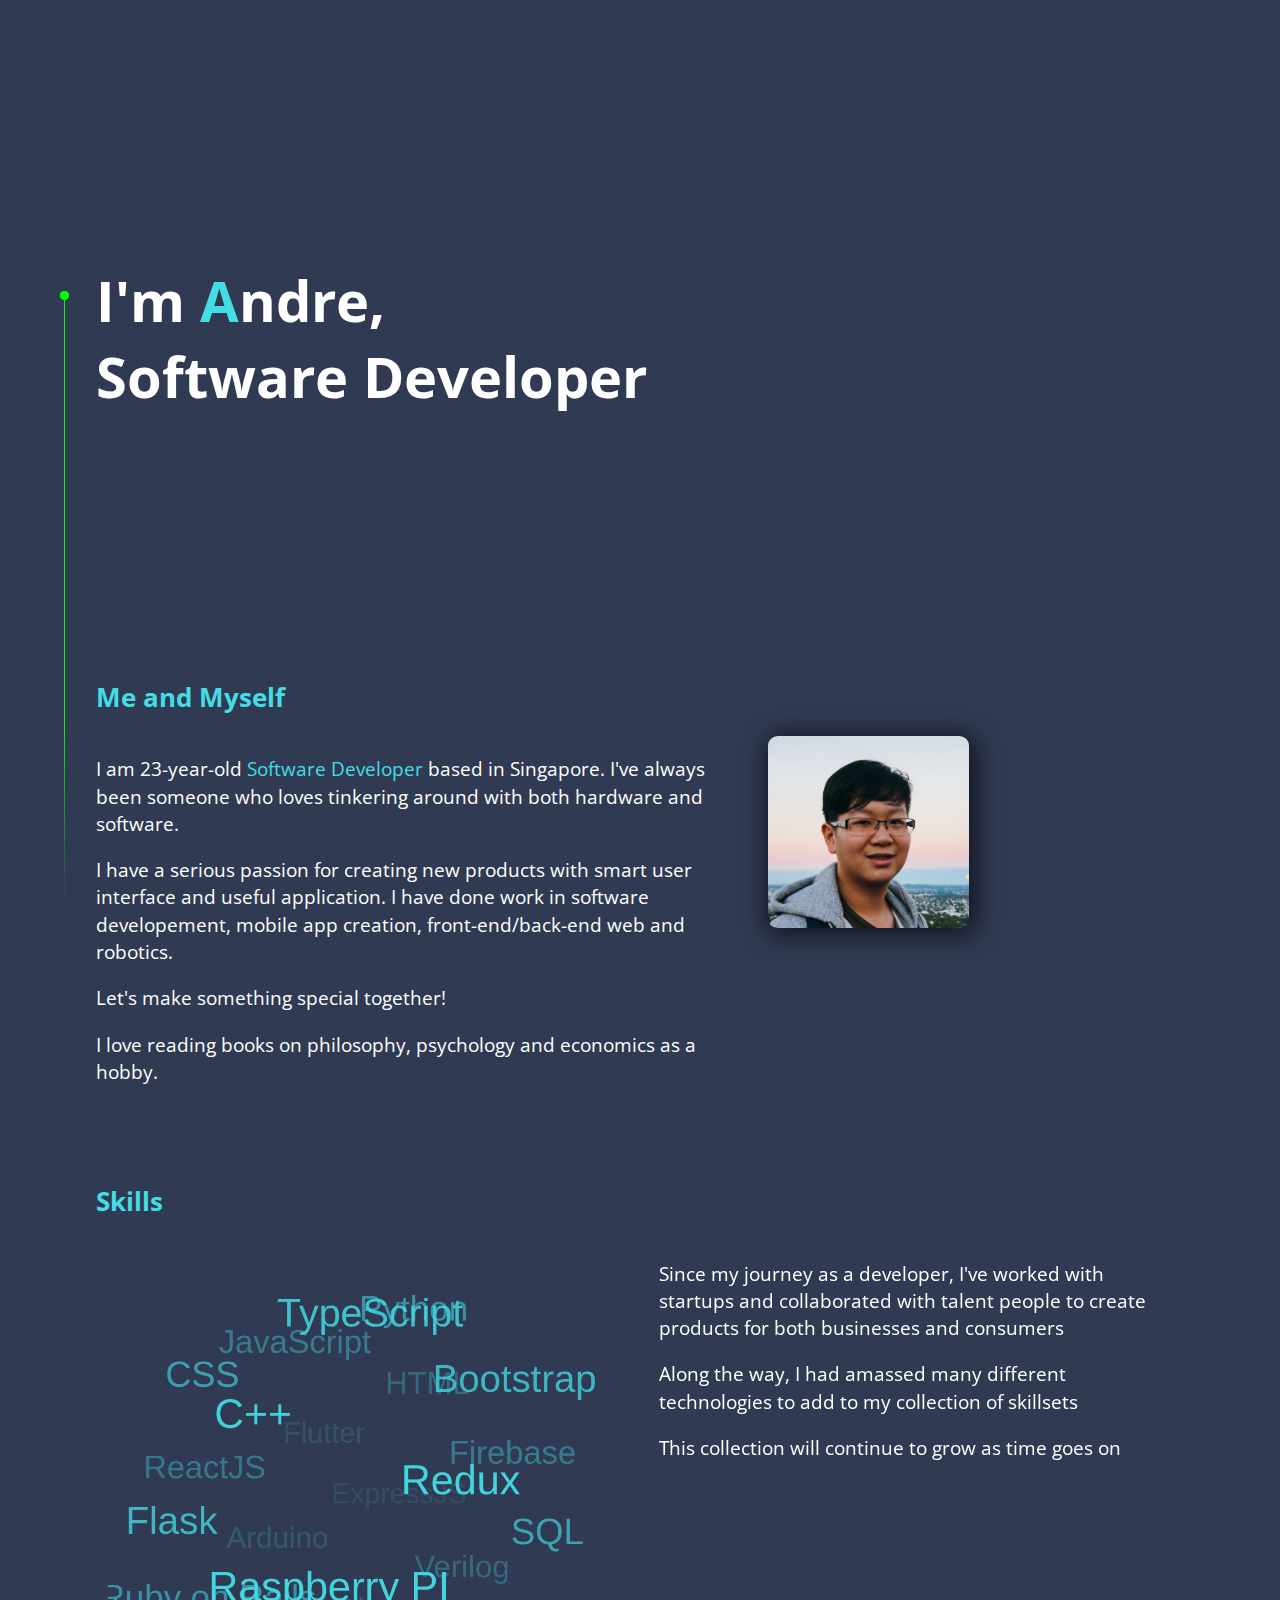
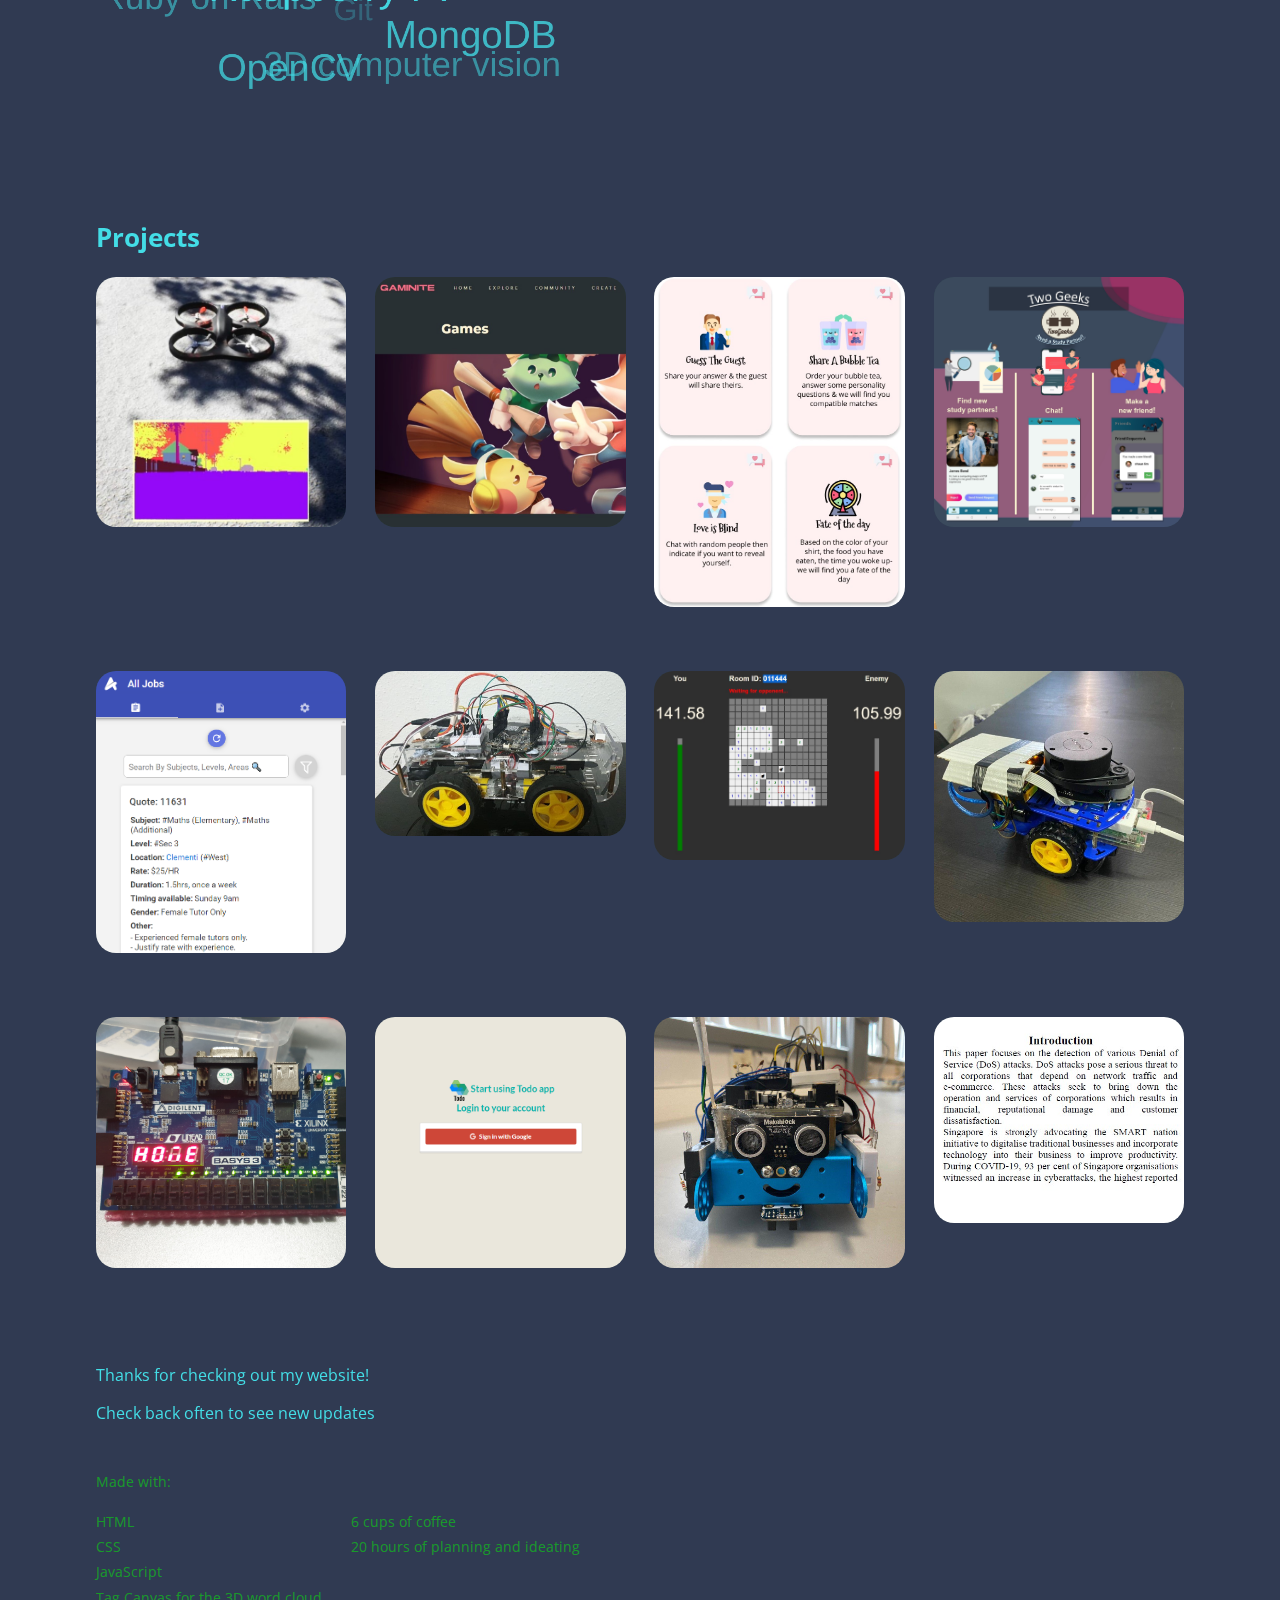
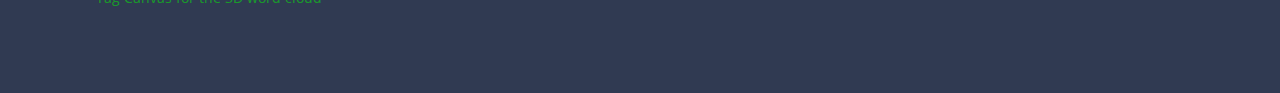
<file: index.html>
<!DOCTYPE html>
<html lang="en">
<head>
  <meta charset="UTF-8">
  <meta http-equiv="X-UA-Compatible" content="IE=edge">
  <meta name="viewport" content="width=device-width, initial-scale=1.0">
  <meta property="og:url" content="https://andrewongzh.github.io/" />
  <meta property="og:title" content="My personal portfolio" />
  <meta property="og:description" content="A page about me, my work and personal projects" />
  <meta property='og:image' content='https://github.com/AndreWongZH/AndreWongZH.github.io/blob/main/assets/preview.jpg' >
  <link rel="stylesheet" href="./css/style.css">
  <link rel="stylesheet" href="./css/greenlight.css">
  <title>Andre Wong</title>
  <link rel="shortcut icon" href="./assets/favicon.ico" type="image/x-icon">
</head>
<body>
  <div class="main-portfolio">
    <div>
      <div class="pastspine" style="opacity: 1; transform: matrix(1, 0, 0, 1, 0, 0); visibility: hidden;"></div>
      <div class="spine" style="opacity: 1; transform: matrix(1, 0, 0, 1, 0, 0);"></div>
      <div class="spine-target">
        <div class="circle" style="visibility: inherit; opacity: 1; transform: matrix(1, 0, 0, 1, 0, 0); background-color: #00FF00;"></div>
      </div>
    </div>
    <section>
      <div class="header-container">
        <p class="header-one">
          <span class="letter-animate">H</span>
          <span class="letter-animate">i</span>
          <span class="letter-animate">,</span>
        </p>
        <p class="header-two">
          <span class="letter-animate">I</span>
          <span class="letter-animate">'</span>
          <span class="letter-animate">m</span>
          <span class="letter-animate">&nbsp;</span>
          <span class="letter-animate emphasize">A</span>
          <span class="letter-animate">n</span>
          <span class="letter-animate">d</span>
          <span class="letter-animate">r</span>
          <span class="letter-animate">e</span>
          <span class="letter-animate">,</span>
        </p>
        <p class="header-three">
          <span class="letter-animate">S</span>
          <span class="letter-animate">o</span>
          <span class="letter-animate">f</span>
          <span class="letter-animate">t</span>
          <span class="letter-animate">w</span>
          <span class="letter-animate">a</span>
          <span class="letter-animate">r</span>
          <span class="letter-animate">e</span>
          <span class="letter-animate">&nbsp;</span>
          <span class="letter-animate">D</span>
          <span class="letter-animate">e</span>
          <span class="letter-animate">v</span>
          <span class="letter-animate">e</span>
          <span class="letter-animate">l</span>
          <span class="letter-animate">o</span>
          <span class="letter-animate">p</span>
          <span class="letter-animate">e</span>
          <span class="letter-animate">r</span>
        </p>
      </div>
    </section>
    <!-- about me -->
    <section>
      <div class="section-margin">
        <h2>Me and Myself</h2>
        <div class="row row-reverse">
          <div class="image-container">
            <img src="./assets/profile_img.jpg" alt="" class="profile-img">
          </div>
          <div class="about-text text-size">
            <p>
              I am 23-year-old <span class="emphasize">Software Developer</span> based in Singapore.
              I've always been someone who loves tinkering around with both hardware and software.
            </p>
            <p>
              I have a serious passion for creating new products with smart user interface and useful application.
              I have done work in software developement, mobile app creation, front-end/back-end web and robotics.
            </p>
            <p>Let's make something special together!</p>
            <p>
              I love reading books on philosophy, psychology and economics as a hobby.
            </p>
          </div>
        </div>
      </div>
    </section>

    <!-- Skills -->
    <section>
      <div class="section-margin">
        <h2>Skills</h2>
        <div class="row skill-container">
          <div class="col">
            <div id="myCanvasContainer">
              <canvas width="500" height="500" style="width: 100%; max-width: 500px; max-height: 500px;" id="myCanvas">
              </canvas>
            </div>
            <div id="tags" style="visibility: hidden;">
              <ul>
                <li><a>Python</a></li>
                <li><a>JavaScript</a></li>
                <li><a>TypeScript</a></li>
                <li><a>HTML</a></li>
                <li><a>CSS</a></li>
                <li><a>Bootstrap</a></li>
                <li><a>Flutter</a></li>
                <li><a>C++</a></li>
                <li><a>Firebase</a></li>
                <li><a>ReactJS</a></li>
                <li><a>Redux</a></li>
                <li><a>ExpressJS</a></li>
                <li><a>Flask</a></li>
                <li><a>SQL</a></li>
                <li><a>Arduino</a></li>
                <li><a>Raspberry PI</a></li>
                <li><a>Verilog</a></li>
                <li><a>Ruby on Rails</a></li>
                <li><a>MongoDB</a></li>
                <li><a>Git</a></li>
                <li><a>OpenCV</a></li>
                <li><a>3D computer vision</a></li>
              </ul>
            </div>
          </div>
          <div class="text-size col">
            <p>Since my journey as a developer, I've worked with startups and collaborated with talent people to create products for both businesses and consumers</p>
            <p>Along the way, I had amassed many different technologies to add to my collection of skillsets</p>
            <p>This collection will continue to grow as time goes on</p>
          </div>
        </div>
      </div>
    </section>

    <!-- portfolio -->
    <section>
      <div class="section-margin ">
        <h2>Projects</h2>
        <div class="project-container">
          <div class="card">
            <img src="./assets/irondrone/irondrone_tile.jpg" alt="" class="card-img" />
            <div class="card-text">
              <h3 class="card-title">Iron Drone</h3>
              <p class="card-body">Creating a frontend user interface and experimentation with Airsim</p>
            </div>
          </div>
          <div class="card">
            <img src="./assets/gaminite/home_square.jpg" alt="" class="card-img" />
            <div class="card-text">
              <h3 class="card-title">Gaminite</h3>
              <p class="card-body">A web application for developers to showcase their own games.</p>
            </div>
          </div>
          <div class="card">
            <img src="./assets/cander/cander2.jpg" alt="" class="card-img" />
            <div class="card-text">
              <h3 class="card-title">Cander.io</h3>
              <p class="card-body">Play games to meet your date!</p>
            </div>
          </div>
          <div class="card">
            <img src="./assets/orbital/orbital_square.jpg" alt="" class="card-img" />
            <div class="card-text">
              <h3 class="card-title">Two Geeks</h3>
              <p class="card-body">A mobile application to connect students who wants to study together!</p>
            </div>
          </div>
          <div class="card">
            <img src="./assets/astar/astar_tile.png" alt="" class="card-img" />
            <div class="card-text">
              <h3 class="card-title">Astar Tutors</h3>
              <p class="card-body">A responsive web application for connecting tutors and tutees</p>
            </div>
          </div>
          <div class="card">
            <img src="./assets/rtosfinal/2271.jpg" alt="" class="card-img" />
            <div class="card-text">
              <h3 class="card-title">RTOS final project</h3>
              <p class="card-body">A RC car powered by real time operating system controlled by android application</p>
            </div>
          </div>
          <div class="card">
            <img src="./assets/minesweeper/minesweeper.jpg" alt="" class="card-img" />
            <div class="card-text">
              <h3 class="card-title">Minesweeper Duels</h3>
              <p class="card-body">2 player game where each player takes turns to reveal a space in the Minesweeper board</p>
            </div>
          </div>
          <div class="card">
            <img src="./assets/cg1112/robot_square.jpg" alt="" class="card-img" />
            <div class="card-text">
              <h3 class="card-title">CG1112 final project</h3>
              <p class="card-body">A robot constructed to navigate and locate casulties</p>
            </div>
          </div>
          <div class="card">
            <img src="./assets/ee2026/nyancat_square.jpg" alt="" class="card-img" />
            <div class="card-text">
              <h3 class="card-title">EE2026 final project</h3>
              <p class="card-body">A visual and sound system on our FPGA board.</p>
            </div>
          </div>
          <div class="card">
            <img src="./assets/todo/todo_square.png" alt="" class="card-img" />
            <div class="card-text">
              <h3 class="card-title">CVWO Todo App</h3>
              <p class="card-body">A responsive web application for recording todo</p>
            </div>
          </div>
          <div class="card">
            <img src="./assets/cg1111/robot_square.jpg" alt="" class="card-img" />
            <div class="card-text">
              <h3 class="card-title">CG1111 Final Project</h3>
              <p class="card-body">A robot designed to solve the amazing MAZE challenge.</p>
            </div>
          </div>
          <div class="card">
            <img src="./assets/mlpaper/ml_tile.jpg" alt="" class="card-img" />
            <div class="card-text">
              <h3 class="card-title">Intruder Detection System</h3>
              <p class="card-body">Using neural network and decision tree classifier to detect denial of service attacks</p>
            </div>
          </div>
        </div>
      </div>
    </section>
    <!-- School -->
    <!-- <section>

    
    </section> -->

    <footer class="footer ">
      <div class="footer-end">
        <p>Thanks for checking out my website!</p>
        <p>Check back often to see new updates</p>
      </div>

      
      <div class="source">
        <p>Made with:</p>
        <div class="footer-layout row">
          <div class="col">
            <p>HTML</p>
            <p>CSS</p>
            <p>JavaScript</p>
            <p>Tag Canvas for the 3D word cloud</p>
          </div>
          <div class="col">
            <p>6 cups of coffee</p>
            <p>20 hours of planning and ideating</p>
          </div>
        </div>
      </div>
    </footer>
  </div>
  <script src="./assets/tagcanvas.min.js" type="text/javascript"></script>
  <script src="./main.js"></script>
</body>
</html>
</file>
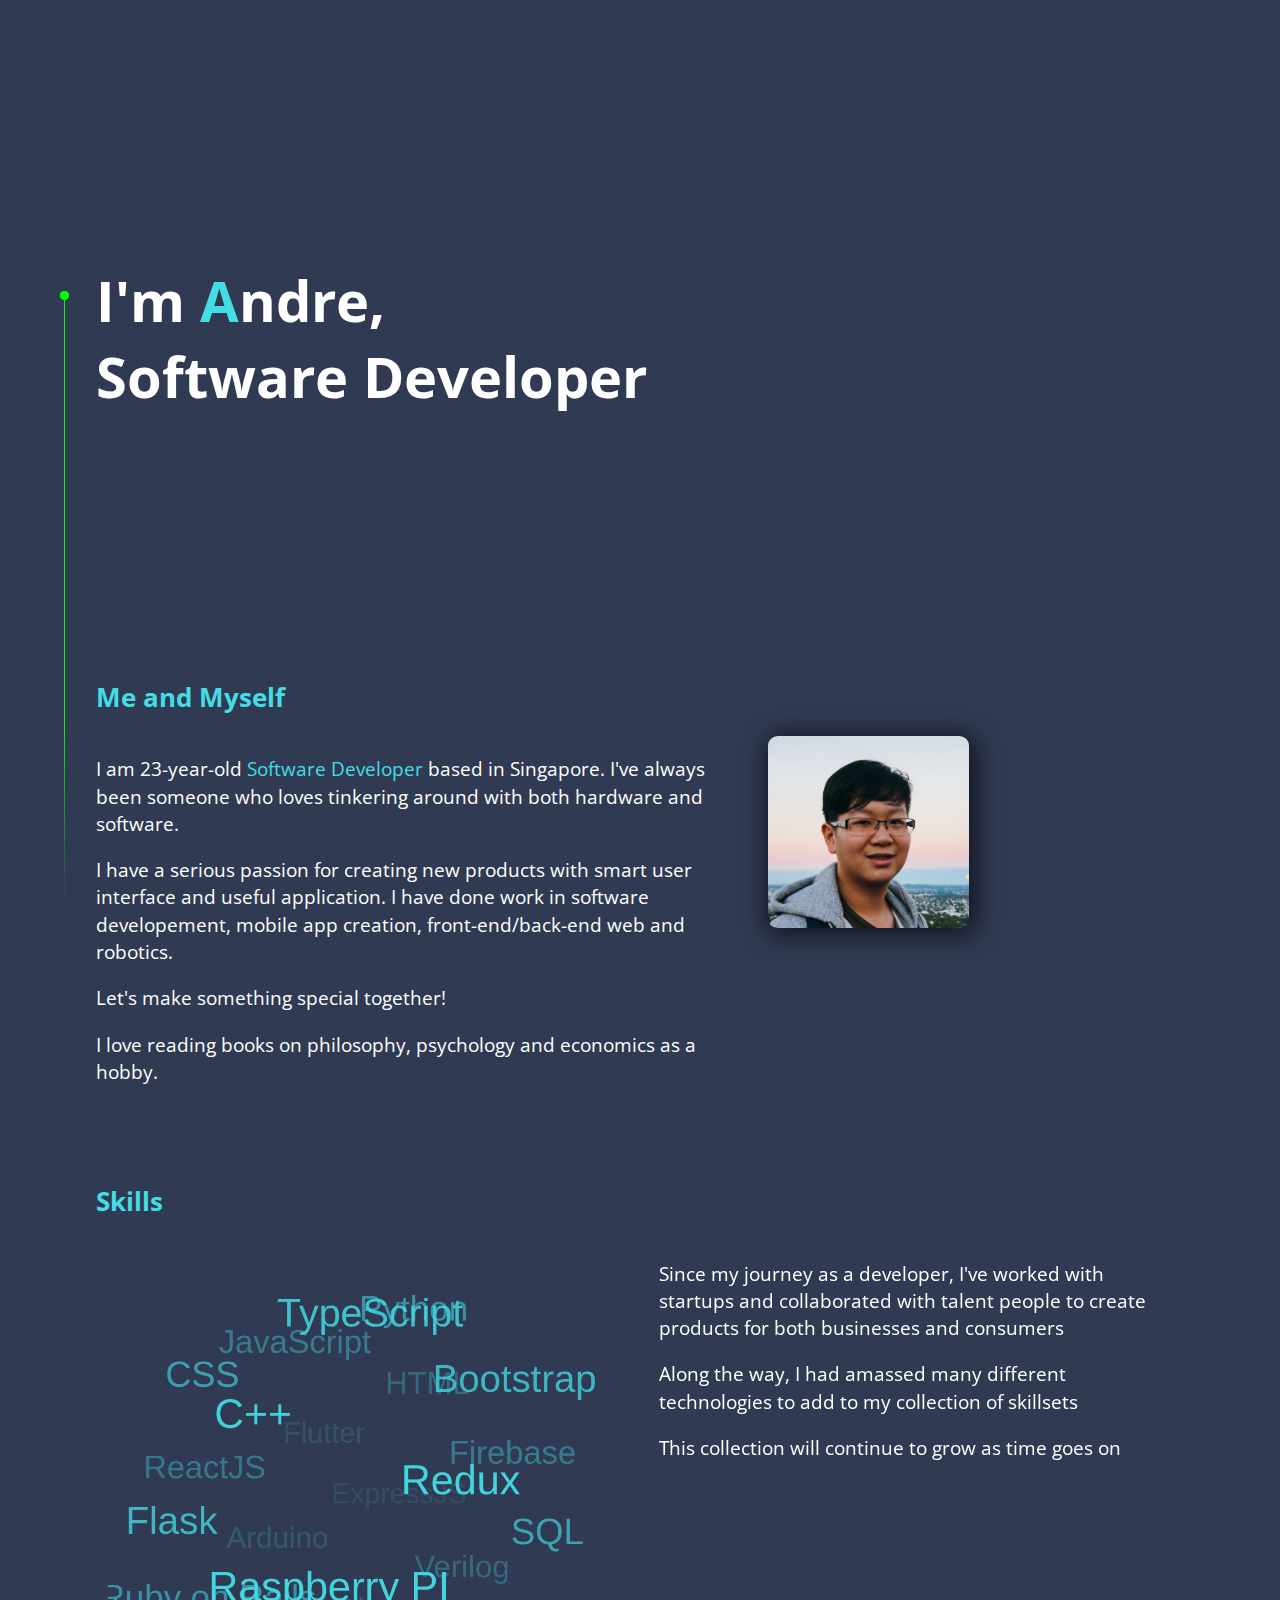
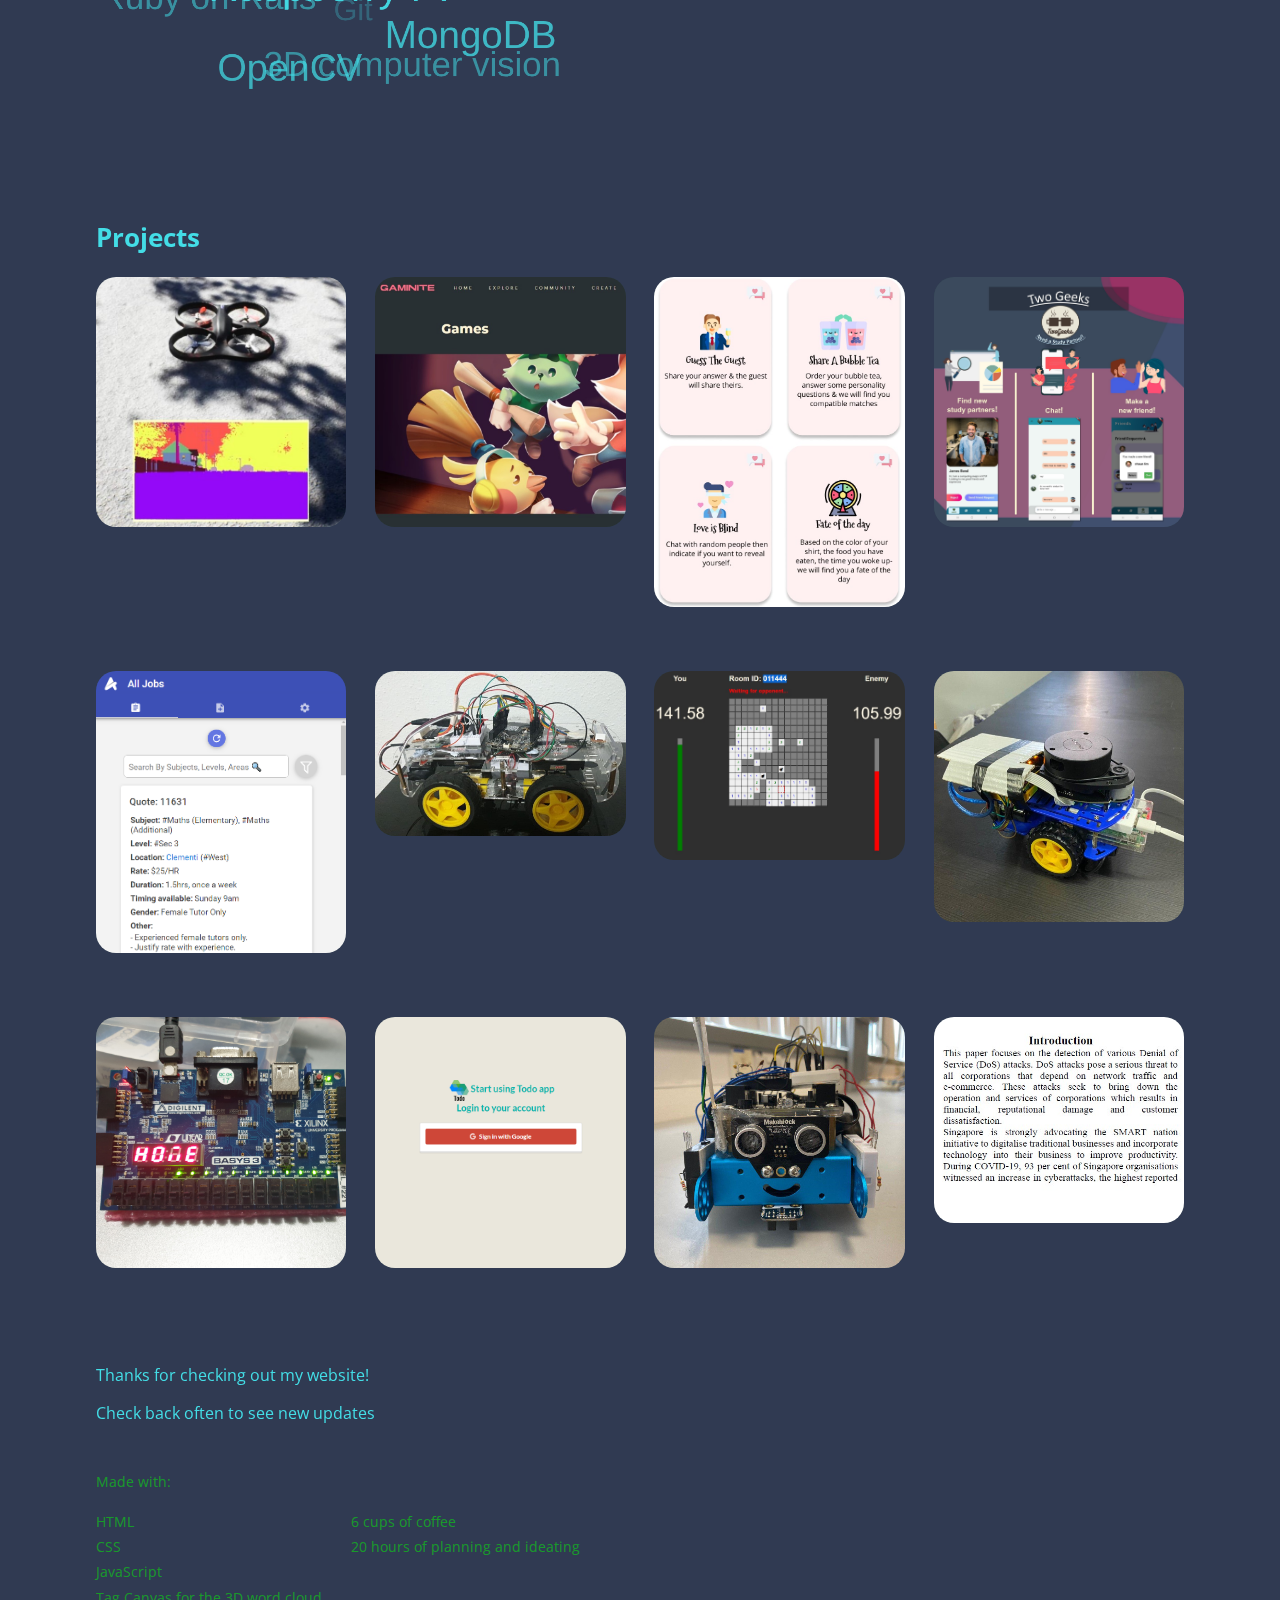
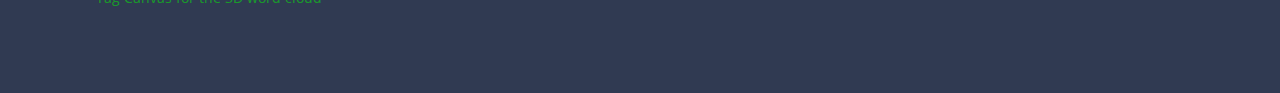
<file: main.html>
<!DOCTYPE html>
<html lang="en">
<head>
  <meta charset="UTF-8">
  <meta http-equiv="X-UA-Compatible" content="IE=edge">
  <meta name="viewport" content="width=device-width, initial-scale=1.0">
  <link rel="stylesheet" href="./css/style.css">
  <link rel="stylesheet" href="./css/greenlight.css">
  <title>Andre Wong</title>
  <link rel="shortcut icon" href="./assets/favicon.ico" type="image/x-icon">
</head>
<body>
  <div class="main-portfolio">
    <div>
      <div class="pastspine" style="opacity: 1; transform: matrix(1, 0, 0, 1, 0, 0); visibility: hidden;"></div>
      <div class="spine" style="opacity: 1; transform: matrix(1, 0, 0, 1, 0, 0);"></div>
      <div class="spine-target">
        <div class="circle" style="visibility: inherit; opacity: 1; transform: matrix(1, 0, 0, 1, 0, 0); background-color: #00FF00;"></div>
      </div>
    </div>
    <section>
      <div class="header-container">
        <p class="header-one">
          <span class="letter-animate">H</span>
          <span class="letter-animate">i</span>
          <span class="letter-animate">,</span>
        </p>
        <p class="header-two">
          <span class="letter-animate">I</span>
          <span class="letter-animate">'</span>
          <span class="letter-animate">m</span>
          <span class="letter-animate">&nbsp;</span>
          <span class="letter-animate emphasize">A</span>
          <span class="letter-animate">n</span>
          <span class="letter-animate">d</span>
          <span class="letter-animate">r</span>
          <span class="letter-animate">e</span>
          <span class="letter-animate">,</span>
        </p>
        <p class="header-three">
          <span class="letter-animate">S</span>
          <span class="letter-animate">o</span>
          <span class="letter-animate">f</span>
          <span class="letter-animate">t</span>
          <span class="letter-animate">w</span>
          <span class="letter-animate">a</span>
          <span class="letter-animate">r</span>
          <span class="letter-animate">e</span>
          <span class="letter-animate">&nbsp;</span>
          <span class="letter-animate">D</span>
          <span class="letter-animate">e</span>
          <span class="letter-animate">v</span>
          <span class="letter-animate">e</span>
          <span class="letter-animate">l</span>
          <span class="letter-animate">o</span>
          <span class="letter-animate">p</span>
          <span class="letter-animate">e</span>
          <span class="letter-animate">r</span>
        </p>
      </div>
    </section>
    <!-- about me -->
    <section>
      <div class="section-margin">
        <h2>Me and Myself</h2>
        <div class="row row-reverse">
          <div class="image-container">
            <img src="./assets/profile_img.jpg" alt="" class="profile-img">
          </div>
          <div class="about-text text-size">
            <p>
              I am 23-year-old <span class="emphasize">Software Developer</span> based in Singapore.
              I've always been someone who loves tinkering around with both hardware and software.
            </p>
            <p>
              I have a serious passion for creating new products with smart user interface and useful application.
              I have done work in software developement, mobile app creation, front-end/back-end web and robotics.
            </p>
            <p>Let's make something special together!</p>
            <p>
              I love reading books on philosophy, psychology and economics as a hobby.
            </p>
          </div>
        </div>
      </div>
    </section>

    <!-- Skills -->
    <section>
      <div class="section-margin">
        <h2>Skills</h2>
        <div class="row skill-container">
          <div class="col">
            <div id="myCanvasContainer">
              <canvas width="500" height="500" style="width: 100%; max-width: 500px; max-height: 500px;" id="myCanvas">
              </canvas>
            </div>
            <div id="tags" style="visibility: hidden;">
              <ul>
                <li><a>Python</a></li>
                <li><a>JavaScript</a></li>
                <li><a>TypeScript</a></li>
                <li><a>HTML</a></li>
                <li><a>CSS</a></li>
                <li><a>Bootstrap</a></li>
                <li><a>Flutter</a></li>
                <li><a>C++</a></li>
                <li><a>Firebase</a></li>
                <li><a>ReactJS</a></li>
                <li><a>Redux</a></li>
                <li><a>ExpressJS</a></li>
                <li><a>Flask</a></li>
                <li><a>SQL</a></li>
                <li><a>Arduino</a></li>
                <li><a>Raspberry PI</a></li>
                <li><a>Verilog</a></li>
                <li><a>Ruby on Rails</a></li>
                <li><a>MongoDB</a></li>
                <li><a>Git</a></li>
                <li><a>OpenCV</a></li>
                <li><a>3D computer vision</a></li>
              </ul>
            </div>
          </div>
          <div class="text-size col">
            <p>Since my journey as a developer, I've worked with startups and collaborated with talent people to create products for both businesses and consumers</p>
            <p>Along the way, I had amassed many different technologies to add to my collection of skillsets</p>
            <p>This collection will continue to grow as time goes on</p>
          </div>
        </div>
      </div>
    </section>

    <!-- portfolio -->
    <section>
      <div class="section-margin ">
        <h2>Projects</h2>
        <div class="project-container">
          <div class="card">
            <img src="./assets/irondrone/irondrone_tile.jpg" alt="" class="card-img" />
            <div class="card-text">
              <h3 class="card-title">Iron Drone</h3>
              <p class="card-body">Creating a frontend user interface and experimentation with Airsim</p>
            </div>
          </div>
          <div class="card">
            <img src="./assets/gaminite/home_square.jpg" alt="" class="card-img" />
            <div class="card-text">
              <h3 class="card-title">Gaminite</h3>
              <p class="card-body">A web application for developers to showcase their own games.</p>
            </div>
          </div>
          <div class="card">
            <img src="./assets/cander/cander2.jpg" alt="" class="card-img" />
            <div class="card-text">
              <h3 class="card-title">Cander.io</h3>
              <p class="card-body">Play games to meet your date!</p>
            </div>
          </div>
          <div class="card">
            <img src="./assets/orbital/orbital_square.jpg" alt="" class="card-img" />
            <div class="card-text">
              <h3 class="card-title">Two Geeks</h3>
              <p class="card-body">A mobile application to connect students who wants to study together!</p>
            </div>
          </div>
          <div class="card">
            <img src="./assets/astar/astar_tile.png" alt="" class="card-img" />
            <div class="card-text">
              <h3 class="card-title">Astar Tutors</h3>
              <p class="card-body">A responsive web application for connecting tutors and tutees</p>
            </div>
          </div>
          <div class="card">
            <img src="./assets/rtosfinal/2271.jpg" alt="" class="card-img" />
            <div class="card-text">
              <h3 class="card-title">RTOS final project</h3>
              <p class="card-body">A RC car powered by real time operating system controlled by android application</p>
            </div>
          </div>
          <div class="card">
            <img src="./assets/minesweeper/minesweeper.jpg" alt="" class="card-img" />
            <div class="card-text">
              <h3 class="card-title">Minesweeper Duels</h3>
              <p class="card-body">2 player game where each player takes turns to reveal a space in the Minesweeper board</p>
            </div>
          </div>
          <div class="card">
            <img src="./assets/cg1112/robot_square.jpg" alt="" class="card-img" />
            <div class="card-text">
              <h3 class="card-title">CG1112 final project</h3>
              <p class="card-body">A robot constructed to navigate and locate casulties</p>
            </div>
          </div>
          <div class="card">
            <img src="./assets/ee2026/nyancat_square.jpg" alt="" class="card-img" />
            <div class="card-text">
              <h3 class="card-title">EE2026 final project</h3>
              <p class="card-body">A visual and sound system on our FPGA board.</p>
            </div>
          </div>
          <div class="card">
            <img src="./assets/todo/todo_square.png" alt="" class="card-img" />
            <div class="card-text">
              <h3 class="card-title">CVWO Todo App</h3>
              <p class="card-body">A responsive web application for recording todo</p>
            </div>
          </div>
          <div class="card">
            <img src="./assets/cg1111/robot_square.jpg" alt="" class="card-img" />
            <div class="card-text">
              <h3 class="card-title">CG1111 Final Project</h3>
              <p class="card-body">A robot designed to solve the amazing MAZE challenge.</p>
            </div>
          </div>
          <div class="card">
            <img src="./assets/mlpaper/ml_tile.jpg" alt="" class="card-img" />
            <div class="card-text">
              <h3 class="card-title">Intruder Detection System</h3>
              <p class="card-body">Using neural network and decision tree classifier to detect denial of service attacks</p>
            </div>
          </div>
        </div>
      </div>
    </section>
    <!-- School -->
    <!-- <section>

    
    </section> -->

    <footer class="footer ">
      <div class="footer-end">
        <p>Thanks for checking out my website!</p>
        <p>Check back often to see new updates</p>
      </div>

      
      <div class="source">
        <p>Made with:</p>
        <div class="footer-layout row">
          <div class="col">
            <p>HTML</p>
            <p>CSS</p>
            <p>JavaScript</p>
            <p>Tag Canvas for the 3D word cloud</p>
          </div>
          <div class="col">
            <p>6 cups of coffee</p>
            <p>20 hours of planning and ideating</p>
          </div>
        </div>
      </div>
    </footer>
  </div>
  <script src="./assets/tagcanvas.min.js" type="text/javascript"></script>
  <script src="./main.js"></script>
</body>
</html>
</file>
<file: css/style.css>
@import "./constants.css";

@font-face {
  font-family: opensans;
  src: url('../assets/OpenSans-VariableFont_wdth\,wght.ttf');
}

*, *::before, *::after {
  box-sizing: border-box;
}

body {
  width: 85%;
  margin: 0 auto;
  font-family: opensans;
  background: var(--background-color);
  color: white;
  max-width: 1200px;
}

img {
  max-width: 100%;
}

h2 {
  /* font-size: 2rem; */
  color: var(--highlight-color); 
}

.main-portfolio {
  position: relative;
}

.header-container {
  min-height: 600px;
  display: flex;
  flex-direction: column;
  justify-content: center;
}

.header-container > p {
  margin: 0.4em 0;
  font-size: 0;
}

.letter-animate {
  font-size: 1.7rem;
  font-weight: bold;
  transition: color 300ms ease-in-out;
  display: inline-block;
}

.letter-animate:hover {
  color: var(--highlight-color);
  animation: jiggle 600ms ease 1;
}

@keyframes jiggle {
  0%   { transform: scale(1,1) translateY(0); }
  10%  { transform: scale(1.1,.9) translateY(0); }
  30%  { transform: scale(.9,1.1)   translateY(-15px);}
  50%  { transform: scale(1.05,.95) translateY(0); }
  58%  { transform: scale(1,1) translateY(-3px); }
  65%  { transform: scale(1,1) translateY(0);}
  100% { transform: scale(1,1) translateY(0);}
}

.header-one {
  display: block;
  opacity: 0;
  overflow: hidden;
  white-space: nowrap;
  animation: fadeIn 2500ms ease-in 900ms 1 forwards;
}

@keyframes fadeIn {
  from {opacity: 0;}
  to {opacity: 1}
}

.section-margin,
footer {
  margin: 5rem 0;
}

.text-size {
  line-height: 1.7rem;
}

.profile-img {
  height: 12rem;
  box-shadow: 3px 3px 25px 5px rgba(0,0,0, 0.6);
  border-radius: 5%;
}

.emphasize {
  color: var(--highlight-color);
}

.card {
  position: relative;
  background: #00ff000c;
  overflow: hidden;
  border-radius: 20px;
  margin-bottom: 1em;
}

.card::before, .card::after {
  content: '';
  position: absolute;
  top: 1.25em;
  bottom: 1.25em;
  left: 1.25em;
  right: 1.25em;
}

.card::before {
  border-top: 1px solid #00FF00;
  border-bottom: 1px solid #00FF00;
  transform: scale(0, 1);
  transition: transform ease-out 350ms;
}

.card::after {
  border-left: 1px solid #00FF00;
  border-right: 1px solid #00FF00;
  transform: scale(1, 0);
  transition: transform ease-out 350ms;
}

.card:hover .card-img {
  opacity: 0.4;
  transform: scale(1.1);
}

.card:hover::before {
  transform: scale(1.1, 1);
}

.card:hover::after {
  transform: scale(1, 1.1);
}

.card-img {
  display: block;
  opacity: 1;
  object-fit: contain;
  transition: opacity ease-out 350ms;
  transition: transform 350ms, visibility 350ms ease-in;
}

.card-text{
  width: 80%;
  display: flex;
  flex-direction: column;
  justify-content: center;
  align-items: center;
  position: absolute;
  top: 50%;
  left: 50%;
  transform: translate(-50%, -50%);
  opacity: 0;
  transition: opacity ease-out 350ms;
  text-align: center;
}

.card:hover .card-text {
  opacity: 1;
}

.card-title {
  font-size: 1.3rem;
  margin-bottom: 0;
}

.footer-end {
  color: var(--highlight-color);
  margin-bottom: 3em;
}

.source {
  font-size: 0.9rem;
  color: var(--main-green-color-flushed);
  opacity: 0.75;
}

.footer-layout > div > p {
  margin: 0.4rem 0;
}

#myCanvasContainer {
  display: flex;
  align-items: center;
  justify-content: center;
}

.project-container {
  width: 80%;
  margin: 0 auto;
}

@media (min-width: 600px) {
  .letter-animate {
    font-size: 3.5rem;
  }

  .row {
    display: flex;
  }

  .row-reverse {
    flex-direction: row-reverse;
  }

  .image-container {
    width: 40%;
    margin-left: 3em;
  }

  .about-text {
    width: 60%;
  }

  .col + .col {
    margin-left: 2em;
  }

  .skill-container > * {
    flex-basis: 100%;
  }

  .project-container {
    width: 100%;
    display: grid;
    grid-template-columns: repeat(auto-fit, minmax(15rem, 1fr));
    grid-template-rows: auto;
    gap: 3rem 1.8rem;
    align-items: flex-start;
  }
}

@media (min-width: 950px) {
  h2 {
    font-size: 1.6rem;
  }

  .text-size {
    font-size: 1.2rem;
  }
}
</file>
<file: css/greenlight.css>
@import './constants.css';

.spine {
  position: fixed;
  width: 1px;
  bottom: 0;
  left: 5%;
  height: 600px;
  background: var(--main-green-color) linear-gradient(
    0deg,rgba(48,58,82,0.93) 1rem,rgba(48,58,82,0) 20vh);
}

.spine-target {
  position: fixed;
  bottom: 600px;
  left: calc(5% - 4px);
  width: 9px;
  height: 9px;
}

.spine-target .circle {
  position: fixed;
  width: 9px;
  height: 9px;
  border-radius: 100%;
  background: transparent;
}

.circle::before,
.circle::after {
  content: "";
  position: fixed;
  width: 9px;
  height: 9px;
  border-radius: 100%;
  background: transparent;
}
.circle::before {
  border: 1px solid var(--main-green-color);
  animation: pulse 1500ms infinite;
}
.circle::after {
  border: 1px solid var(--main-green-color);
  animation: pulse 3000ms infinite;
}

@keyframes pulse {
  0% {
    transform: scale(1);
    opacity: 0.40;
  }
  100% {
    transform: scale(5);
    opacity: 0;
  }
}
</file>
